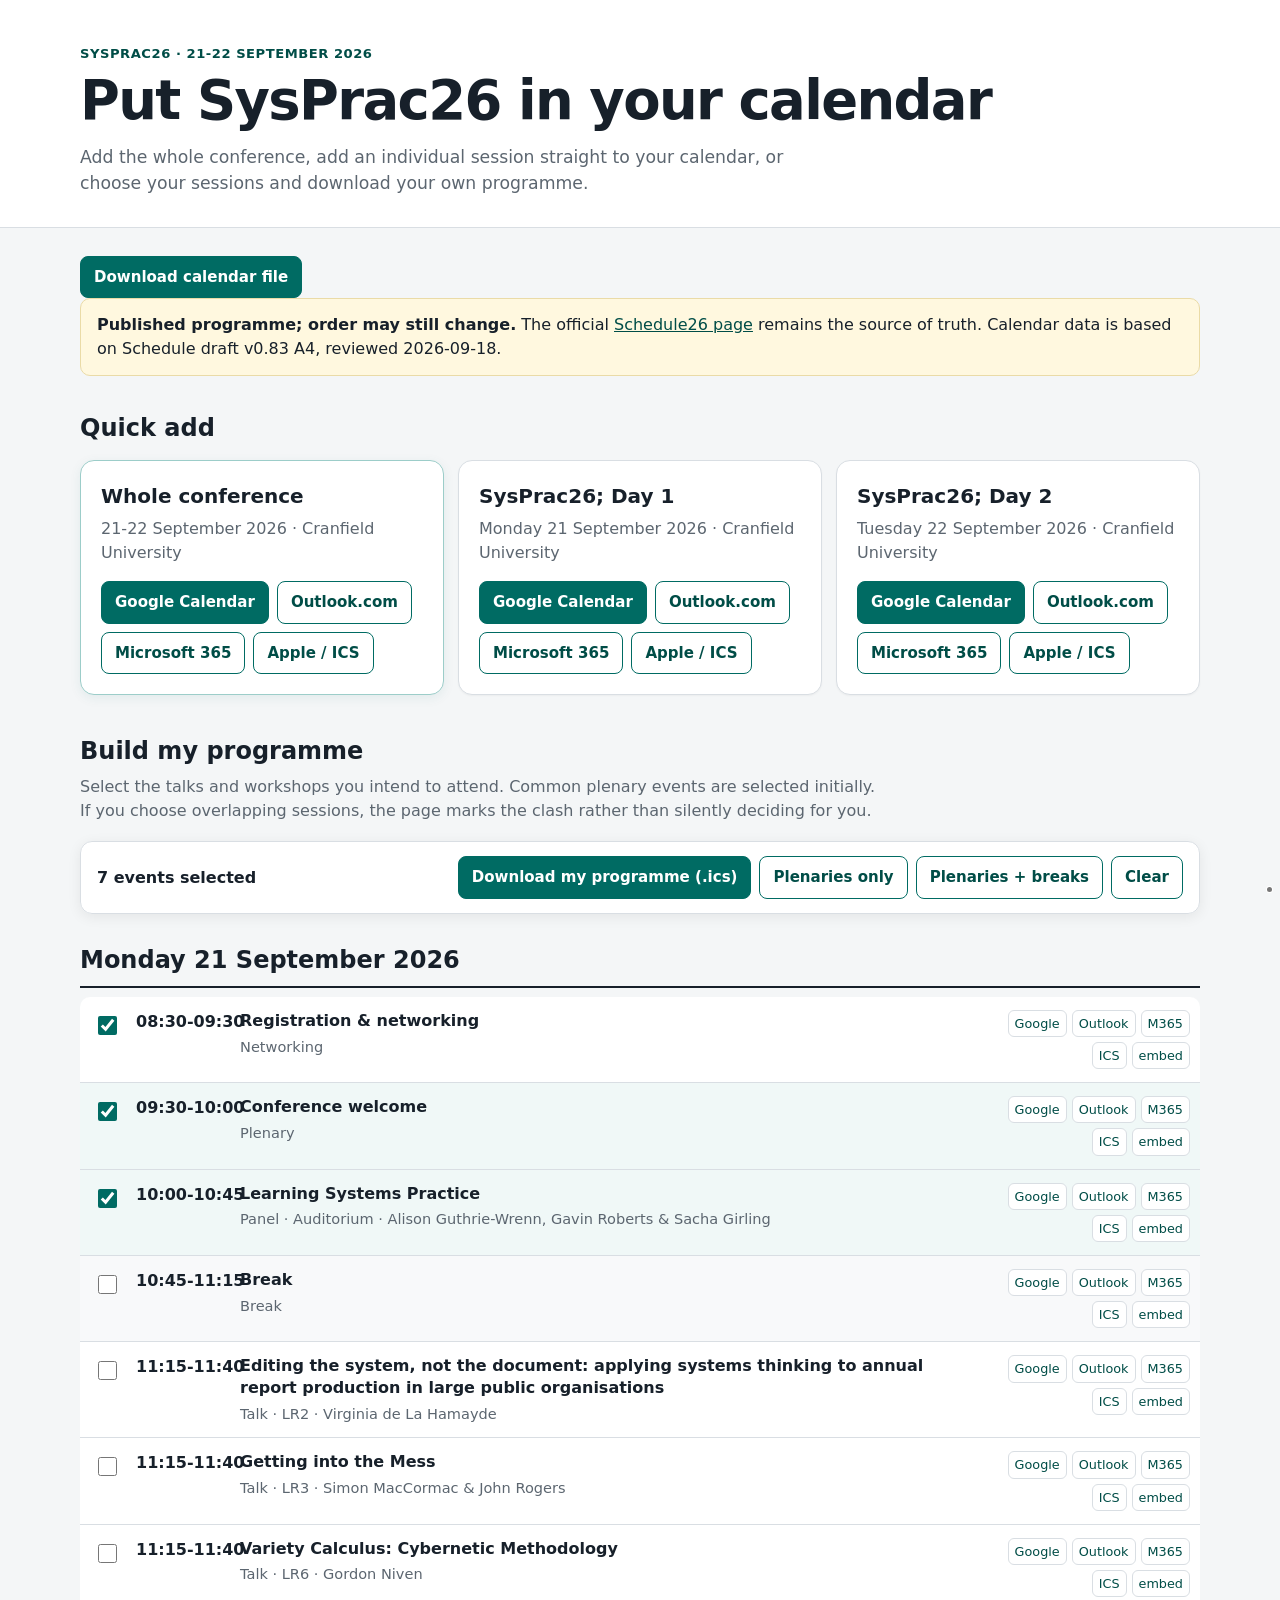
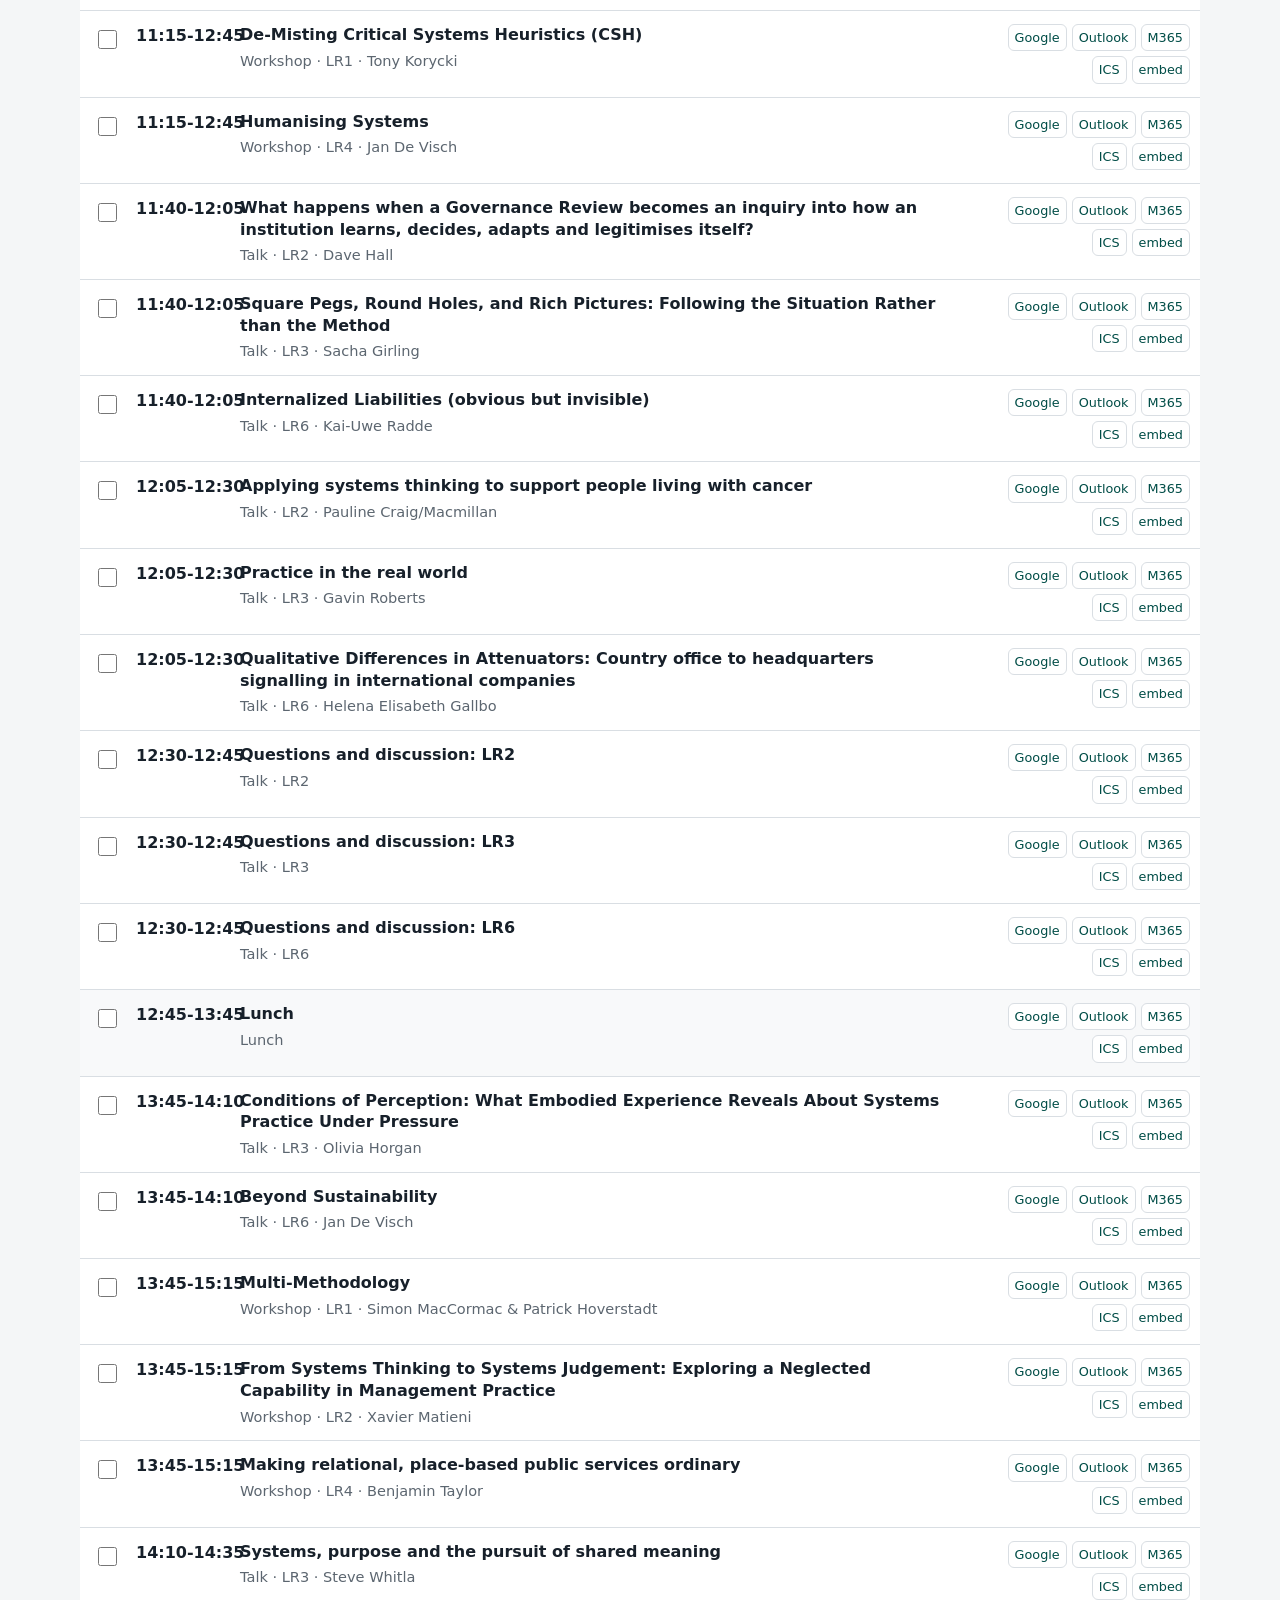
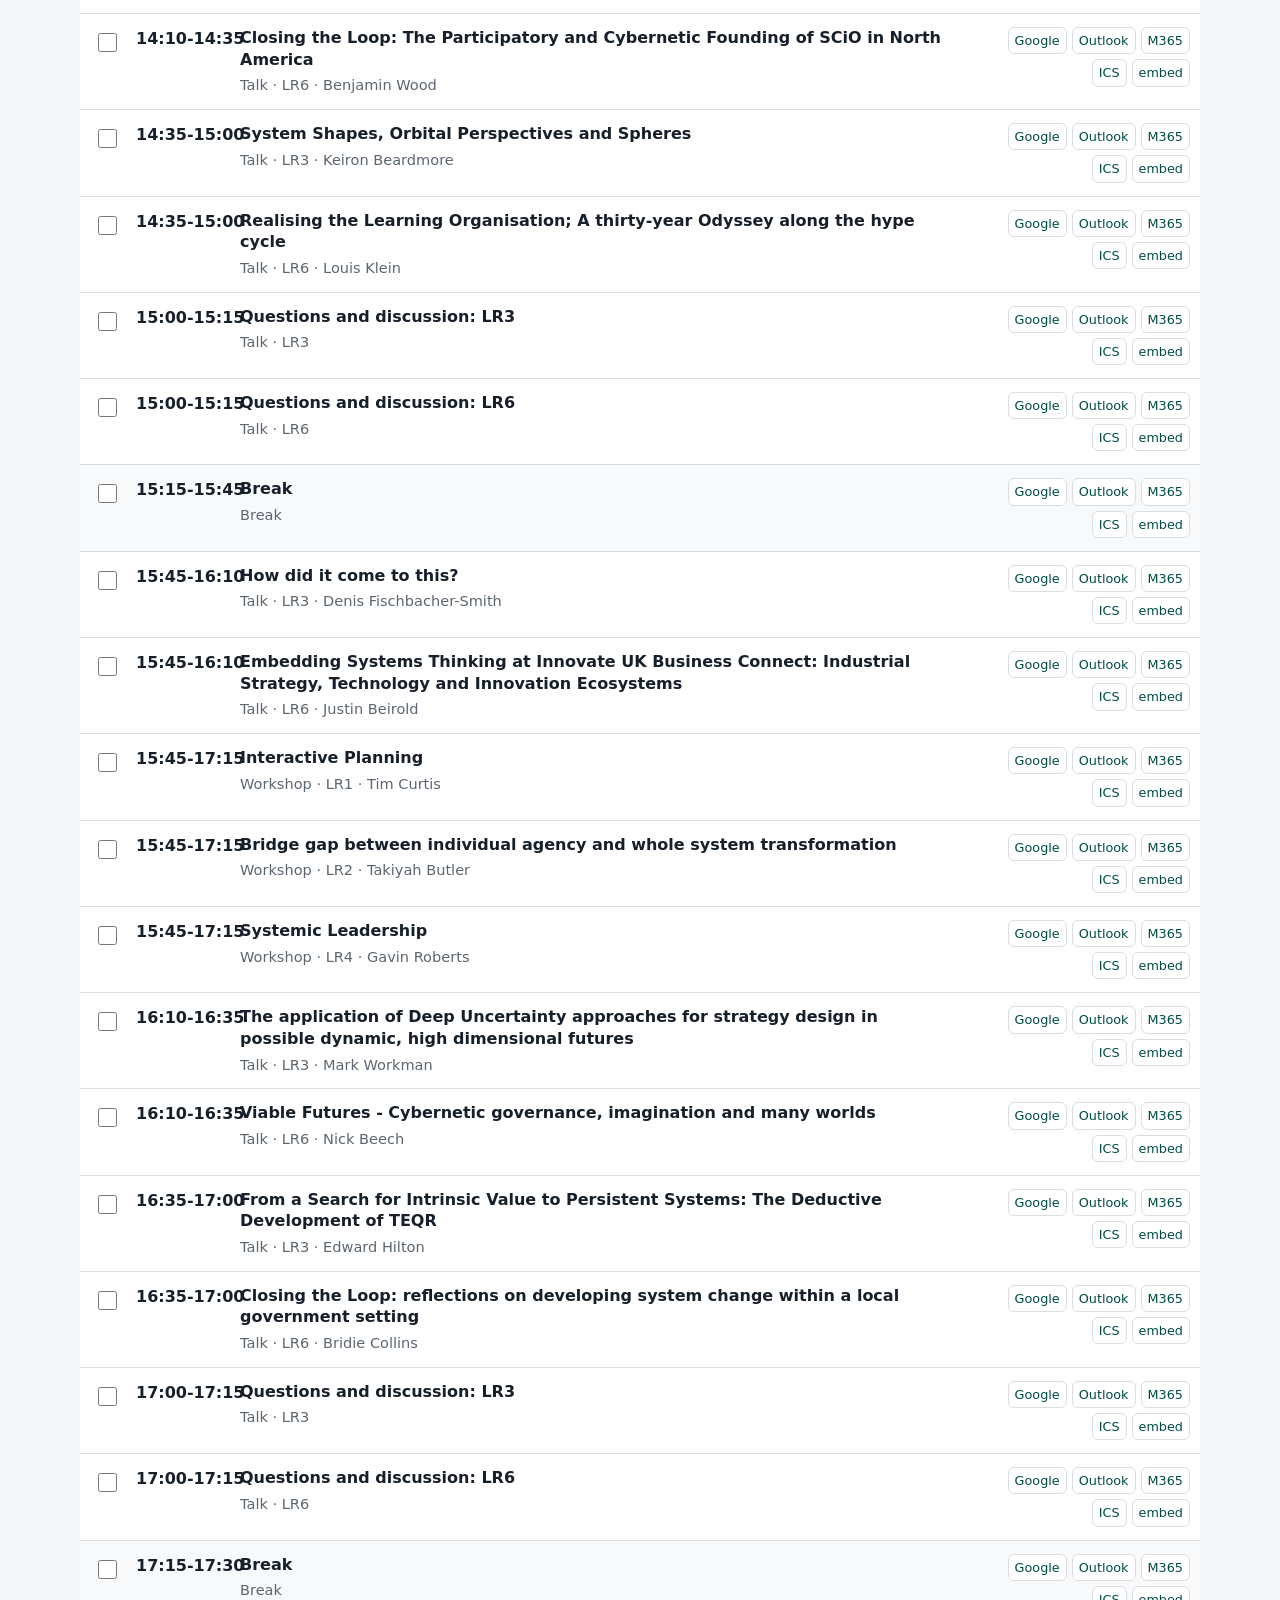
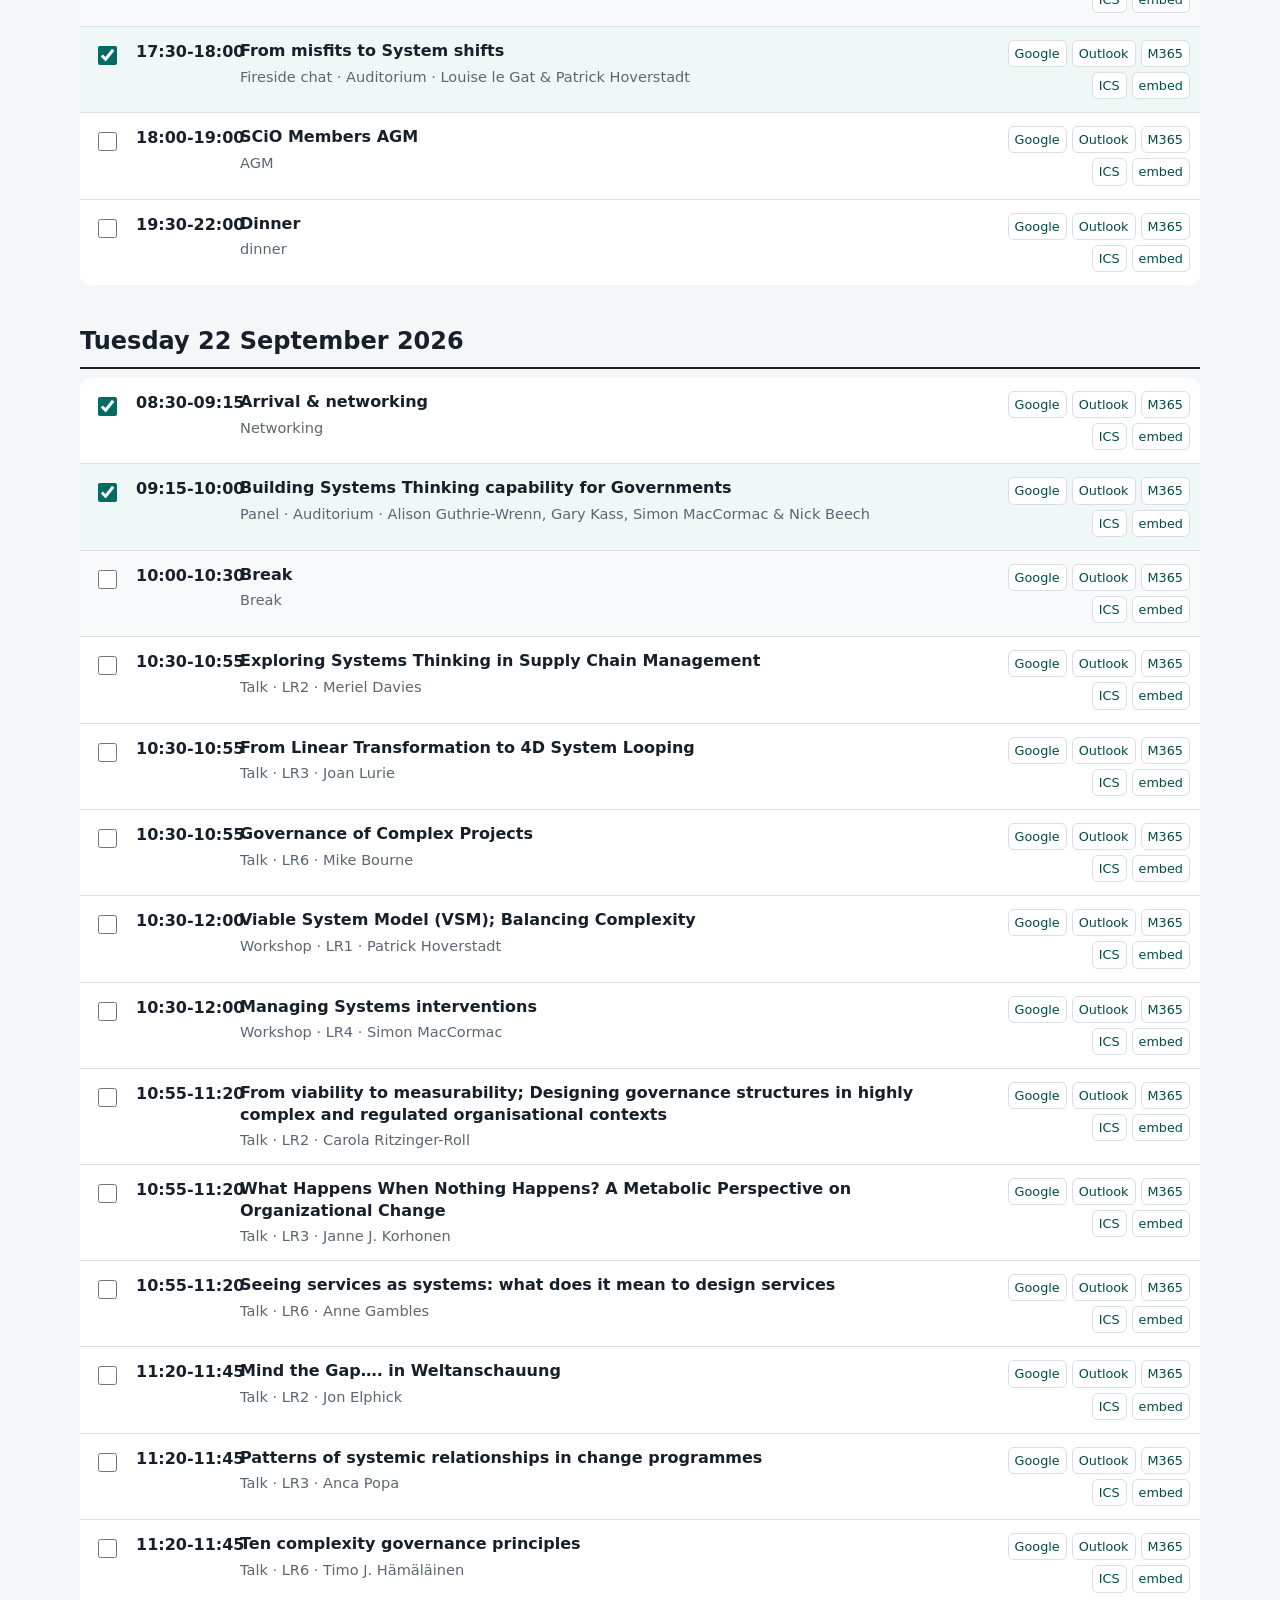
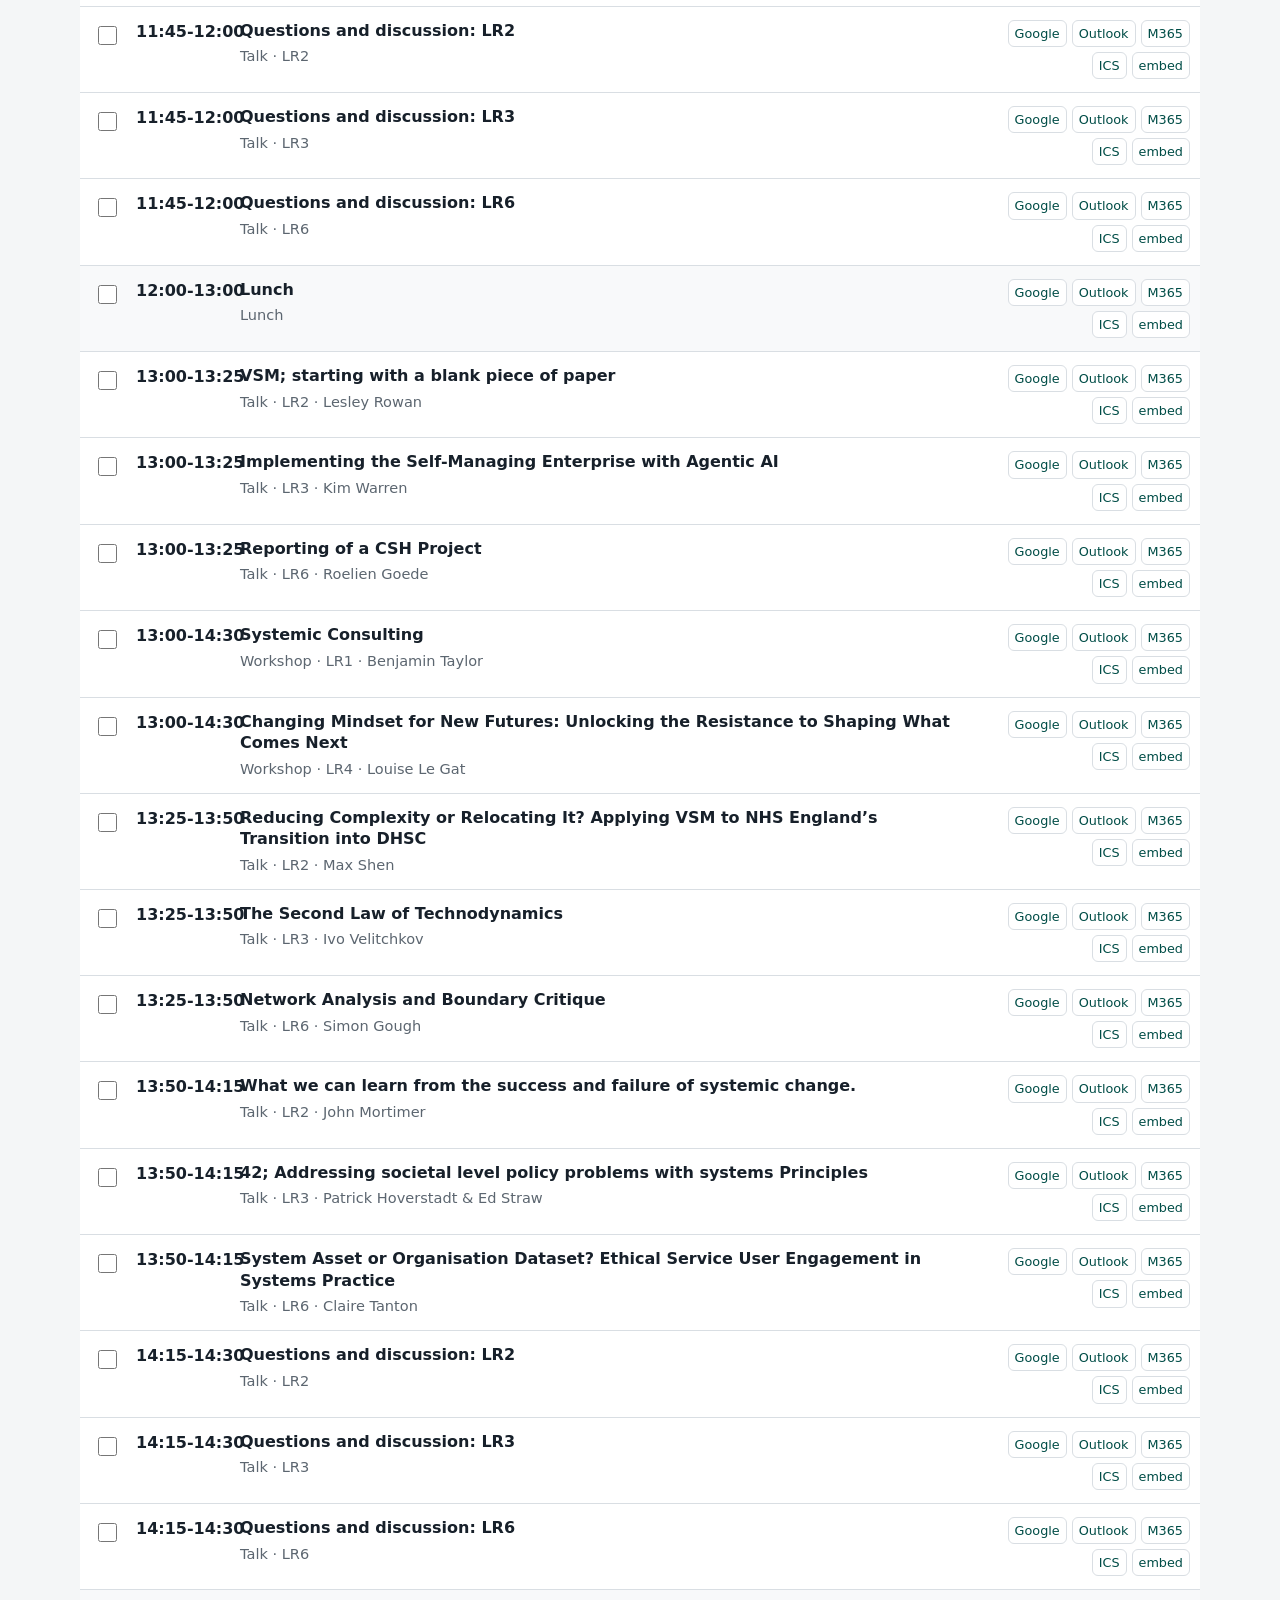
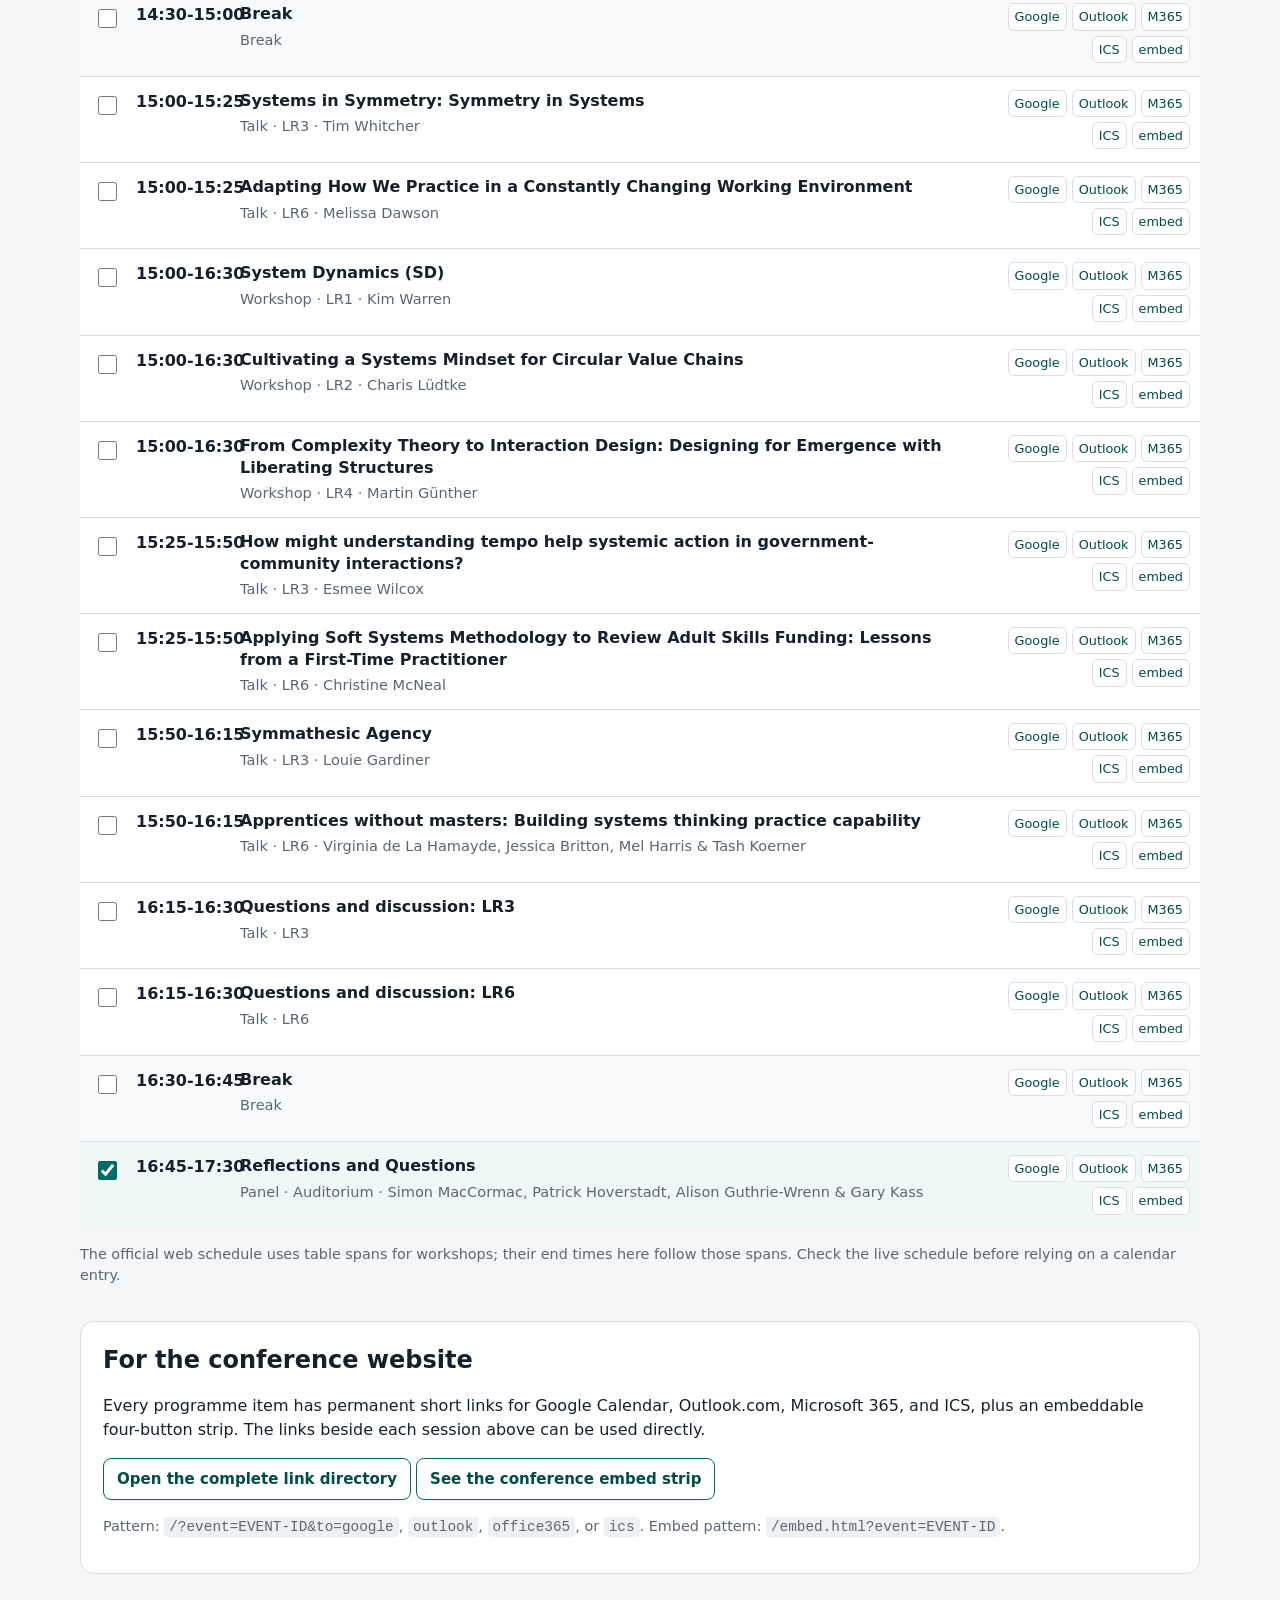
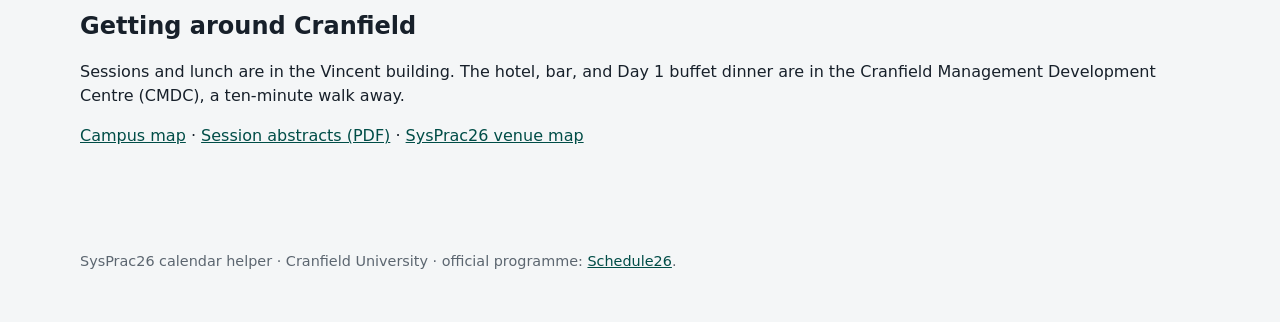
<file: index.html>
<!doctype html>
<html lang="en-GB">
<head>
  <meta charset="utf-8">
  <meta name="viewport" content="width=device-width, initial-scale=1">
  <meta name="description" content="Build your SysPrac26 programme and add individual sessions to Google Calendar, Outlook, Microsoft 365 or Apple Calendar.">
  <title>SysPrac26; add to calendar</title>
  <link rel="stylesheet" href="styles.css">
  <script defer src="data.js"></script>
  <script defer src="extras.js"></script>
  <script defer src="app.js"></script>
</head>
<body>
  <header>
    <div class="wrap">
      <p class="kicker">SysPrac26 · 21-22 September 2026</p>
      <h1>Put SysPrac26 in your calendar</h1>
      <p class="lede">Add the whole conference, add an individual session straight to your calendar, or choose your sessions and download your own programme.</p>
    </div>
  </header>

  <main class="wrap">
    <div id="app-error" class="notice error" hidden></div>
    <button id="download-fallback" class="button primary" type="button" hidden>Download calendar file</button>

    <div class="notice">
      <p><strong>Published programme; order may still change.</strong> The official <a href="https://www.systemspractice.org/Schedule26">Schedule26 page</a> remains the source of truth. Calendar data is based on <span data-source-version>Schedule draft v0.83 A4</span>, reviewed <span data-last-reviewed>2026-09-18</span>.</p>
    </div>

    <section aria-labelledby="quick-add-heading">
      <h2 id="quick-add-heading">Quick add</h2>
      <div id="overview-events" class="event-grid"></div>
    </section>

    <section class="builder" aria-labelledby="builder-heading">
      <div class="builder-intro">
        <h2 id="builder-heading">Build my programme</h2>
        <p>Select the talks and workshops you intend to attend. Common plenary events are selected initially. If you choose overlapping sessions, the page marks the clash rather than silently deciding for you.</p>
      </div>

      <div class="builder-controls" aria-live="polite">
        <div>
          <strong id="selection-count">0 events selected</strong>
          <p id="conflict-warning" class="conflict-warning" hidden></p>
        </div>
        <div class="actions compact-actions">
          <button id="download-selected" class="button primary" type="button">Download my programme (.ics)</button>
          <button id="select-defaults" class="button" type="button">Plenaries only</button>
          <button id="select-breaks" class="button" type="button">Plenaries + breaks</button>
          <button id="clear-selection" class="button" type="button">Clear</button>
        </div>
      </div>

      <div id="programme"></div>
      <p class="small workshop-note">The official web schedule uses table spans for workshops; their end times here follow those spans. Check the live schedule before relying on a calendar entry.</p>
    </section>

    <section class="direct-links">
      <h2>For the conference website</h2>
      <p>Every programme item has permanent short links for Google Calendar, Outlook.com, Microsoft 365, and ICS, plus an embeddable four-button strip. The links beside each session above can be used directly.</p>
      <p><a class="button" href="links.html">Open the complete link directory</a> <a class="button" href="embed.html">See the conference embed strip</a></p>
      <p class="small">Pattern: <code>/?event=EVENT-ID&amp;to=google</code>, <code>outlook</code>, <code>office365</code>, or <code>ics</code>. Embed pattern: <code>/embed.html?event=EVENT-ID</code>.</p>
    </section>
  <section class="venue-notes"><h2>Getting around Cranfield</h2><p>Sessions and lunch are in the Vincent building. The hotel, bar, and Day 1 buffet dinner are in the Cranfield Management Development Centre (CMDC), a ten-minute walk away.</p><p><a href="https://www.systemspractice.org/sites/default/files/2026-09/Cranfield-University-campus-map-2024.pdf">Campus map</a> · <a href="https://www.systemspractice.org/sites/default/files/2026-09/SysPrac26%20abstracts.pdf">Session abstracts (PDF)</a> · <a href="https://www.systemspractice.org/sites/default/files/2026-09/SysPrac26%20map%20v0.2.pdf">SysPrac26 venue map</a></p></section></main>

  <footer>
    <div class="wrap">
      <p>SysPrac26 calendar helper · Cranfield University · official programme: <a href="https://www.systemspractice.org/Schedule26">Schedule26</a>.</p>
    </div>
  </footer>
</body>
</html>
</file>
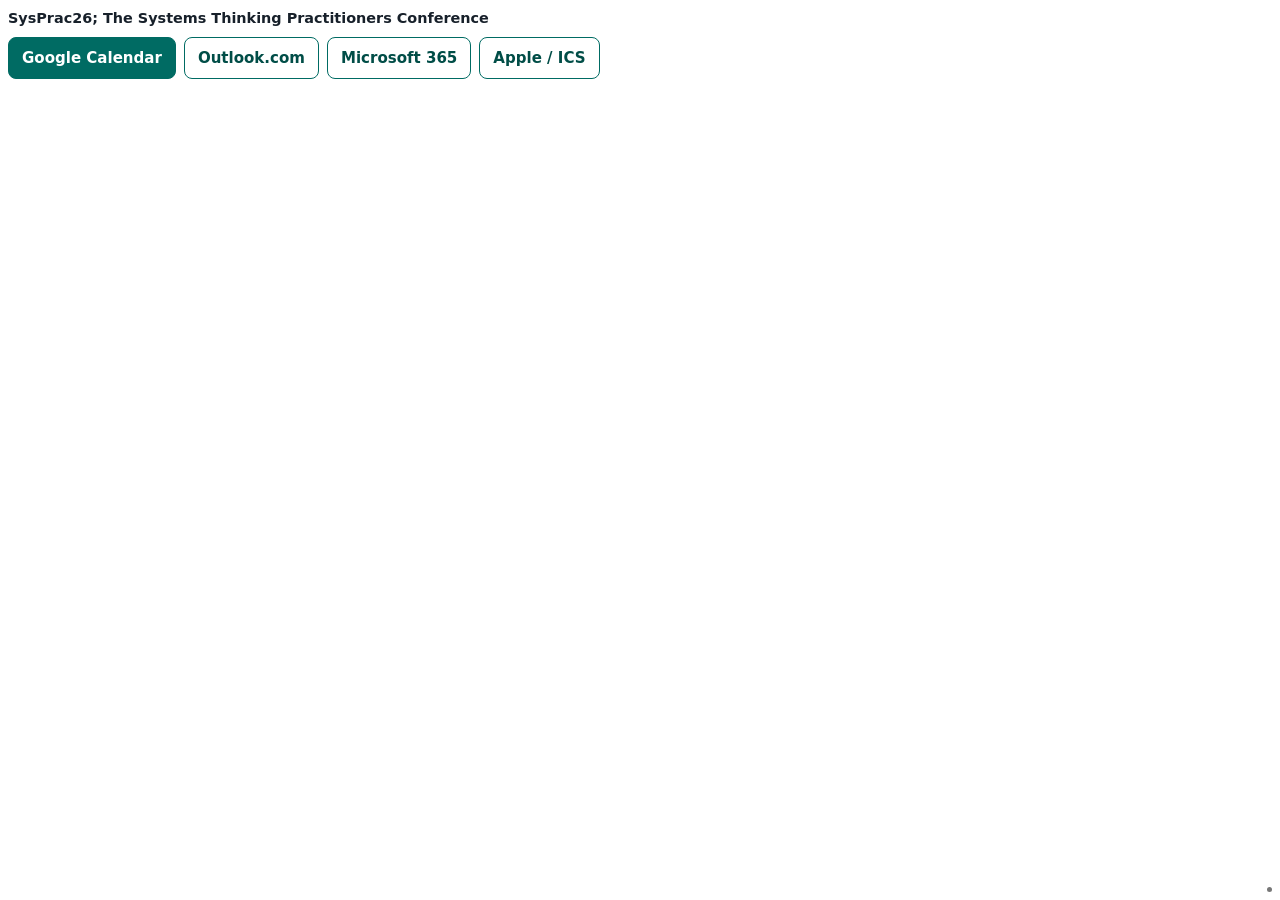
<file: embed.html>
<!doctype html>
<html lang="en-GB">
<head>
  <meta charset="utf-8">
  <meta name="viewport" content="width=device-width, initial-scale=1">
  <title>SysPrac26 calendar links</title>
  <link rel="stylesheet" href="styles.css">
  <script defer src="data.js"></script>
  <script defer src="extras.js"></script>
  <script defer src="app.js"></script>
</head>
<body class="embed-body">
  <div class="embed-shell" aria-label="Add SysPrac26 event to calendar">
    <p id="embed-title" class="embed-title">SysPrac26</p>
    <div id="embed-actions" class="embed-box"></div>
  </div>
  <div id="app-error" class="notice error" hidden></div>
</body>
</html>
</file>
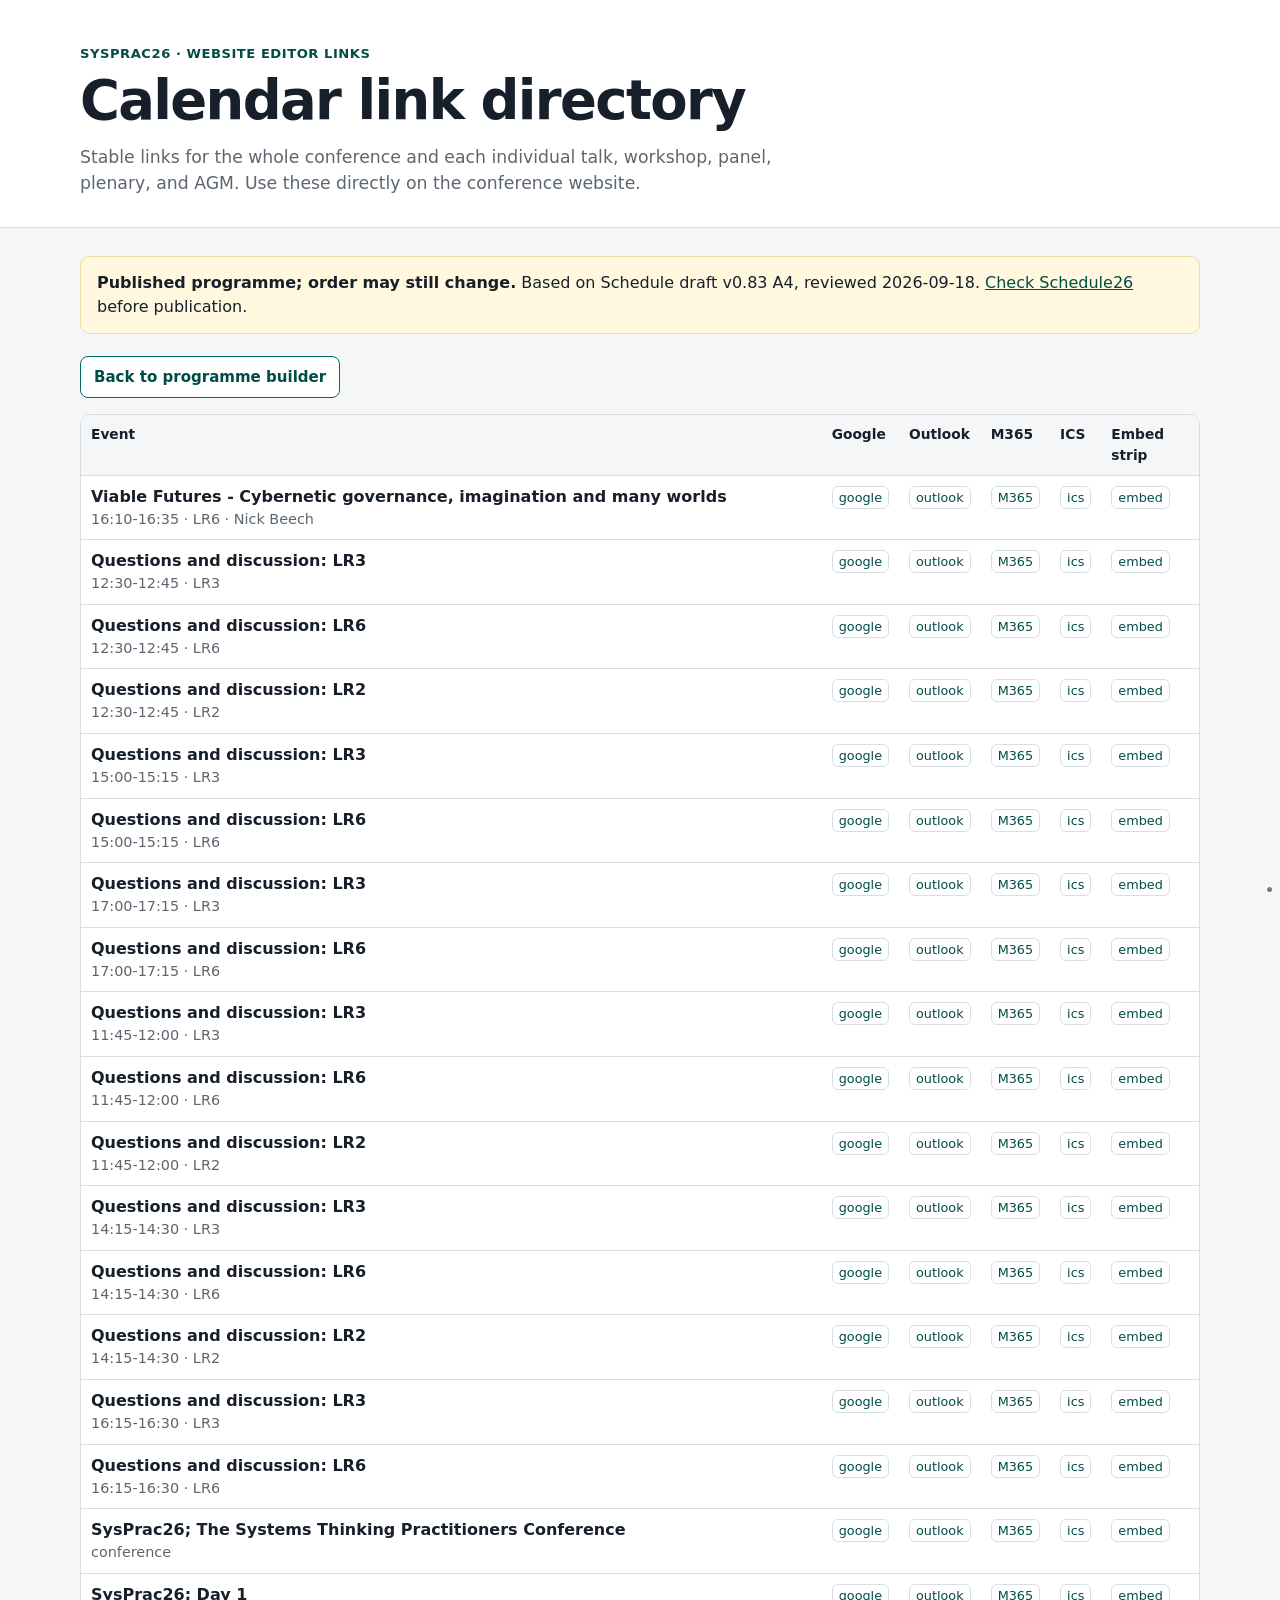
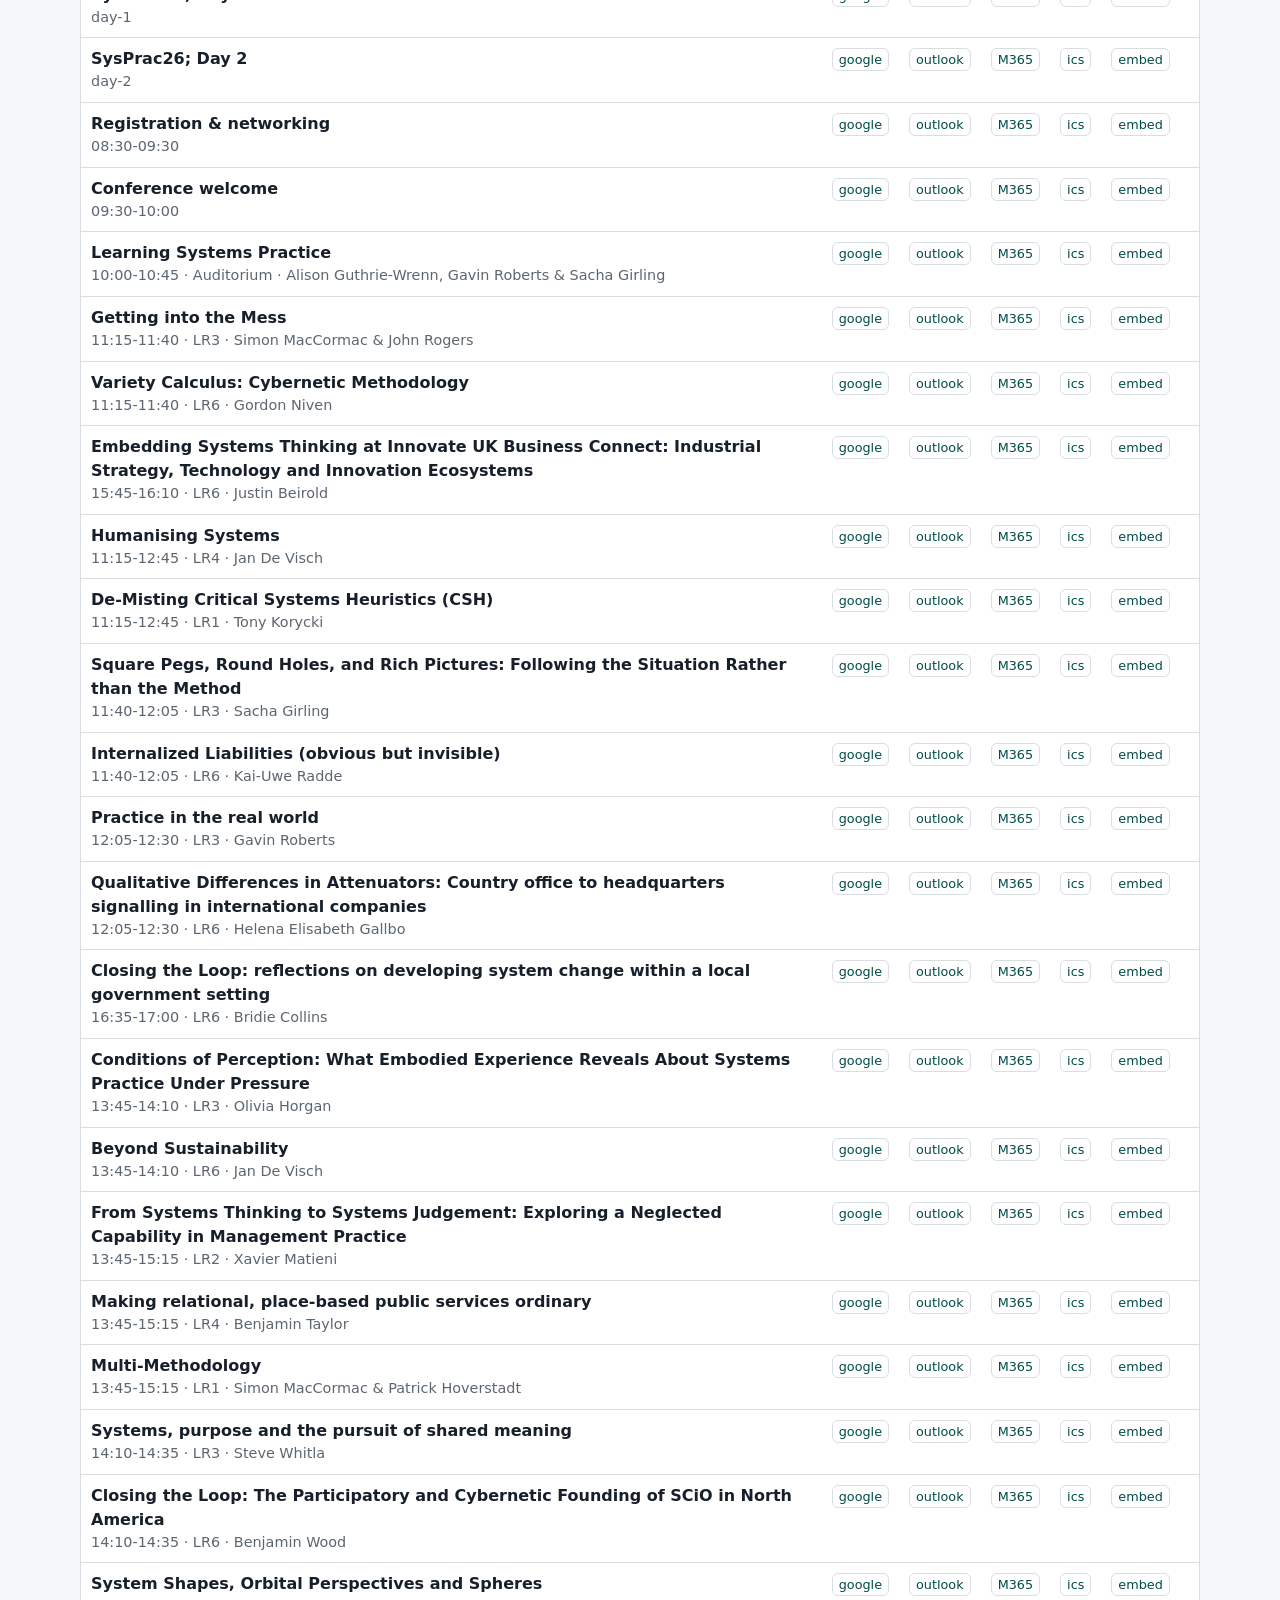
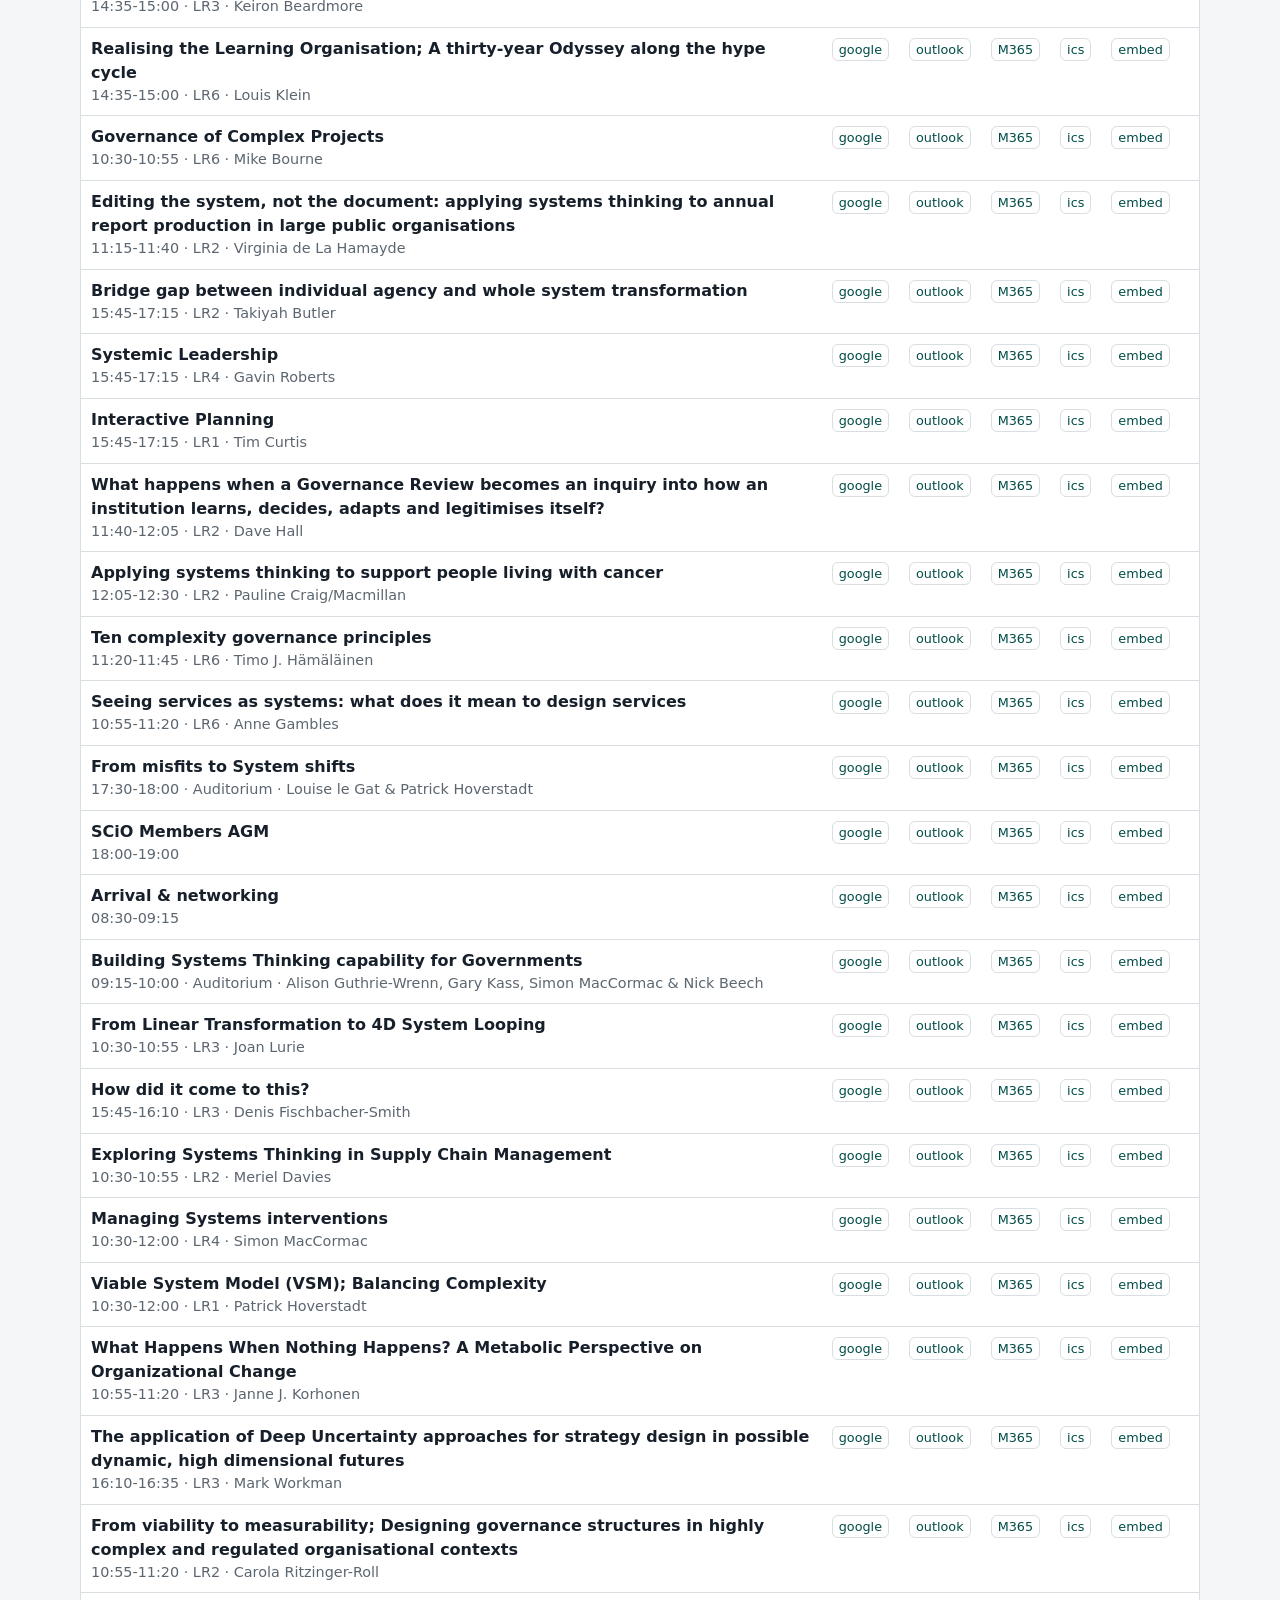
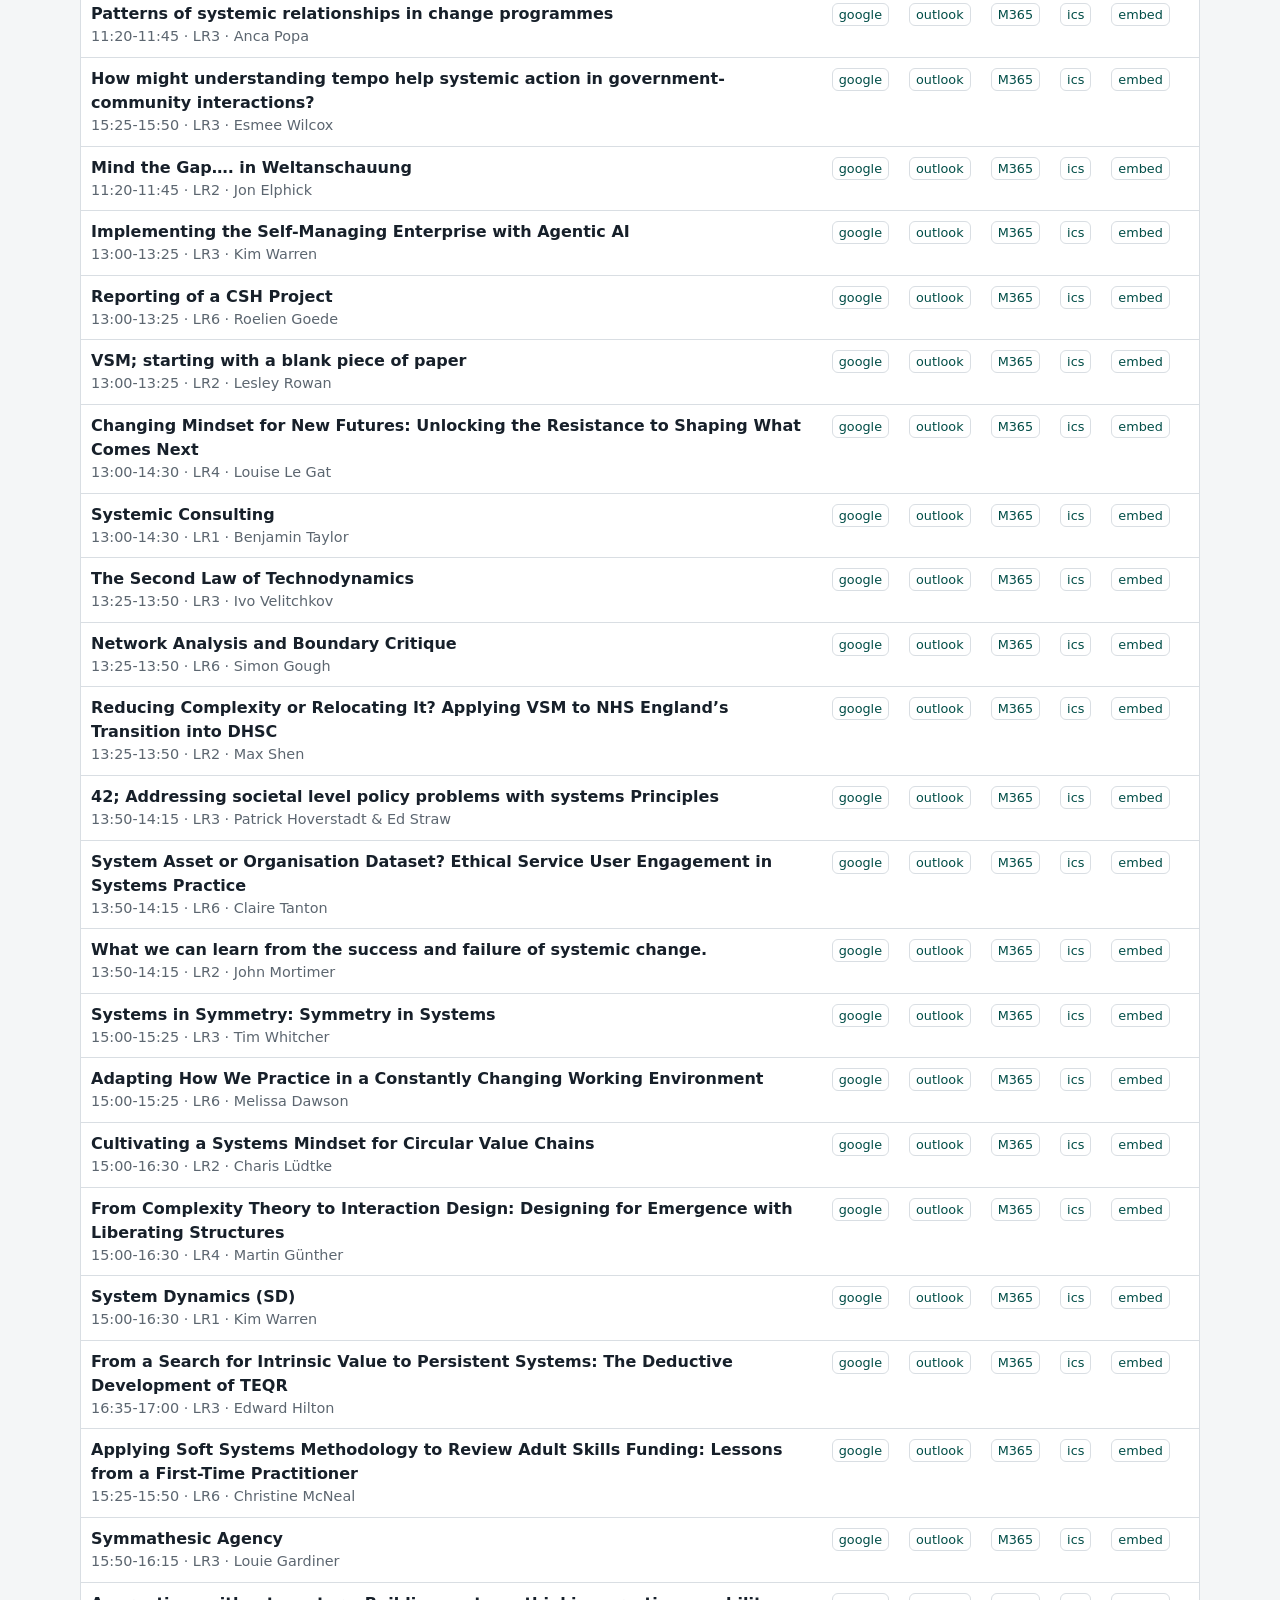
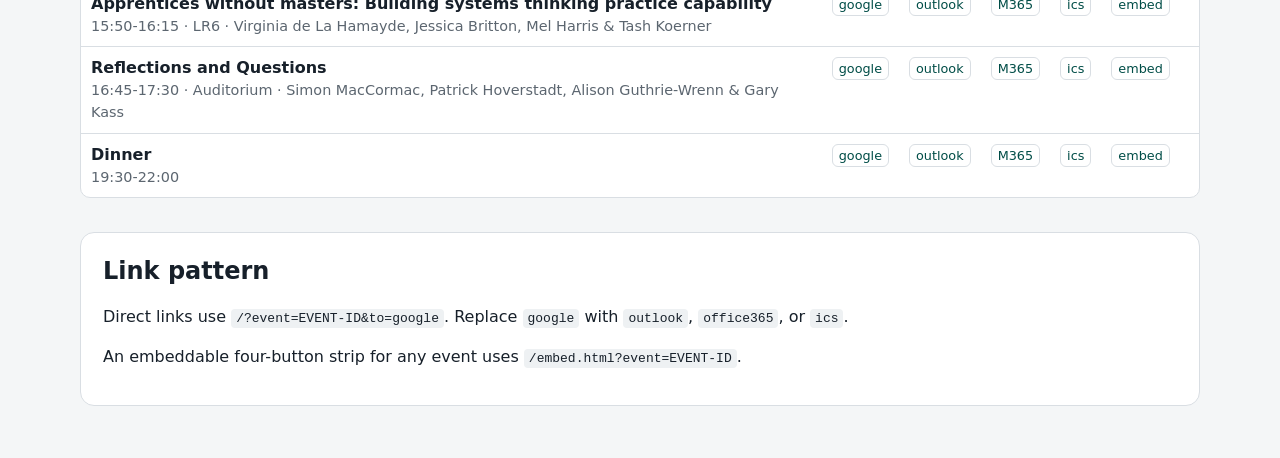
<file: links.html>
<!doctype html>
<html lang="en-GB">
<head>
  <meta charset="utf-8">
  <meta name="viewport" content="width=device-width, initial-scale=1">
  <meta name="description" content="Stable embeddable calendar links for every SysPrac26 programme item.">
  <title>SysPrac26 - calendar link directory</title>
  <link rel="stylesheet" href="styles.css">
  <script defer src="data.js"></script>
  <script defer src="extras.js"></script>
  <script defer src="app.js"></script>
</head>
<body>
  <header>
    <div class="wrap">
      <p class="kicker">SysPrac26 · website editor links</p>
      <h1>Calendar link directory</h1>
      <p class="lede">Stable links for the whole conference and each individual talk, workshop, panel, plenary, and AGM. Use these directly on the conference website.</p>
    </div>
  </header>

  <main class="wrap">
    <div id="app-error" class="notice error" hidden></div>
    <div class="notice">
      <p><strong>Published programme; order may still change.</strong> Based on <span data-source-version>Schedule draft v0.83 A4</span>, reviewed <span data-last-reviewed>2026-09-18</span>. <a href="https://www.systemspractice.org/Schedule26">Check Schedule26</a> before publication.</p>
    </div>

    <p><a class="button" href="./">Back to programme builder</a></p>

    <div class="link-table-wrap">
      <table class="link-table">
        <thead>
          <tr>
            <th>Event</th>
            <th>Google</th>
            <th>Outlook</th>
            <th>M365</th>
            <th>ICS</th>
            <th>Embed strip</th>
          </tr>
        </thead>
        <tbody id="link-directory"></tbody>
      </table>
    </div>

    <section class="direct-links">
      <h2>Link pattern</h2>
      <p>Direct links use <code>/?event=EVENT-ID&amp;to=google</code>. Replace <code>google</code> with <code>outlook</code>, <code>office365</code>, or <code>ics</code>.</p>
      <p>An embeddable four-button strip for any event uses <code>/embed.html?event=EVENT-ID</code>.</p>
    </section>
  </main>
</body>
</html>
</file>
<file: styles.css>
:root {
  color-scheme: light;
  --ink: #17202a;
  --muted: #5c6670;
  --line: #d9dee3;
  --paper: #ffffff;
  --wash: #f4f6f7;
  --accent: #006b63;
  --accent-dark: #004d47;
  --focus: #ffbf47;
  --clash: #b42318;
  --clash-wash: #fff1f0;
  font-family: Inter, ui-sans-serif, system-ui, -apple-system, BlinkMacSystemFont, "Segoe UI", sans-serif;
}

* { box-sizing: border-box; }

body {
  margin: 0;
  background: var(--wash);
  color: var(--ink);
  line-height: 1.5;
}

a { color: var(--accent-dark); }

a:focus-visible,
button:focus-visible,
input:focus-visible {
  outline: 3px solid var(--focus);
  outline-offset: 3px;
}

.wrap {
  width: min(1120px, calc(100% - 32px));
  margin: 0 auto;
}

header {
  background: var(--paper);
  border-bottom: 1px solid var(--line);
  padding: 44px 0 30px;
}

.kicker {
  margin: 0 0 8px;
  color: var(--accent-dark);
  font-weight: 700;
  letter-spacing: .04em;
  text-transform: uppercase;
  font-size: .82rem;
}

h1 {
  margin: 0;
  font-size: clamp(2rem, 5vw, 3.4rem);
  line-height: 1.05;
  letter-spacing: -.03em;
}

h2 { margin: 34px 0 14px; }

.lede {
  margin: 16px 0 0;
  max-width: 760px;
  color: var(--muted);
  font-size: 1.08rem;
}

main { padding: 28px 0 52px; }

.notice {
  background: #fff8df;
  border: 1px solid #eadba7;
  border-radius: 10px;
  padding: 14px 16px;
  margin-bottom: 22px;
}

.notice.error {
  background: var(--clash-wash);
  border-color: #f3b5b0;
  color: #7a271a;
}

.notice p { margin: 0; }

.event-grid {
  display: grid;
  grid-template-columns: repeat(auto-fit, minmax(260px, 1fr));
  gap: 14px;
}

.event-card {
  background: var(--paper);
  border: 1px solid var(--line);
  border-radius: 14px;
  padding: 20px;
  box-shadow: 0 1px 2px rgba(0,0,0,.04);
}

.event-card.primary {
  border-color: #9ccdc9;
  box-shadow: 0 3px 12px rgba(0, 107, 99, .08);
}

.event-card h2 {
  margin: 0 0 6px;
  font-size: 1.25rem;
}

.meta {
  margin: 0 0 16px;
  color: var(--muted);
}

.actions {
  display: flex;
  flex-wrap: wrap;
  gap: 8px;
}

.button {
  display: inline-block;
  border: 1px solid var(--accent);
  border-radius: 8px;
  padding: 9px 13px;
  background: var(--paper);
  color: var(--accent-dark);
  text-decoration: none;
  font: inherit;
  font-weight: 650;
  font-size: .94rem;
  cursor: pointer;
}

.button:hover { background: #edf8f7; }
.button:disabled { opacity: .45; cursor: default; }
.button.primary { background: var(--accent); color: #fff; }
.button.primary:hover:not(:disabled) { background: var(--accent-dark); }

.builder { margin-top: 38px; }
.builder-intro { max-width: 800px; }
.builder-intro h2 { margin-bottom: 6px; }
.builder-intro p { margin-top: 0; color: var(--muted); }

.builder-controls {
  position: sticky;
  top: 0;
  z-index: 5;
  display: flex;
  justify-content: space-between;
  gap: 20px;
  align-items: center;
  margin: 18px 0;
  padding: 14px 16px;
  background: rgba(255,255,255,.97);
  border: 1px solid var(--line);
  border-radius: 12px;
  box-shadow: 0 3px 14px rgba(0,0,0,.07);
}

.builder-controls p { margin: 5px 0 0; }
.compact-actions { justify-content: flex-end; }
.conflict-warning { color: var(--clash); max-width: 570px; font-size: .91rem; }

.programme-day {
  margin: 28px 0 38px;
}

.programme-day > h2 {
  margin: 0 0 9px;
  padding-bottom: 8px;
  border-bottom: 2px solid var(--ink);
}

.programme-item {
  display: grid;
  grid-template-columns: 34px 92px minmax(250px, 1fr) auto;
  gap: 12px;
  align-items: start;
  padding: 13px 10px;
  background: var(--paper);
  border-bottom: 1px solid var(--line);
}

.programme-item:first-of-type { border-radius: 10px 10px 0 0; }
.programme-item:last-child { border-radius: 0 0 10px 10px; border-bottom: 0; }
.programme-item.has-conflict { background: var(--clash-wash); box-shadow: inset 4px 0 0 var(--clash); }
.programme-item.kind-break,
.programme-item.kind-lunch { background: #f8f9fa; }
.programme-item.kind-panel,
.programme-item.kind-plenary,
.programme-item.kind-fireside { background: #f0f8f7; }

.event-select { padding-top: 3px; text-align: center; }
.event-select input { width: 19px; height: 19px; accent-color: var(--accent); cursor: pointer; }
.event-time { font-variant-numeric: tabular-nums; font-weight: 700; white-space: nowrap; }
.event-body h3 { margin: 0; font-size: 1rem; line-height: 1.35; }
.event-details { margin: 4px 0 0; color: var(--muted); font-size: .91rem; }
.event-links { display: flex; flex-wrap: wrap; gap: 5px; justify-content: flex-end; max-width: 220px; }
.mini-link { font-size: .8rem; border: 1px solid var(--line); border-radius: 6px; padding: 3px 6px; text-decoration: none; background: #fff; white-space: nowrap; }
.mini-link:hover { border-color: var(--accent); background: #edf8f7; }

.small { color: var(--muted); font-size: .9rem; }
.workshop-note { margin-top: -22px; }

.direct-links {
  margin-top: 34px;
  background: var(--paper);
  border: 1px solid var(--line);
  border-radius: 14px;
  padding: 20px 22px;
}

.direct-links h2 { margin-top: 0; }

code {
  background: #eef1f3;
  border-radius: 4px;
  padding: 2px 5px;
  overflow-wrap: anywhere;
}

.link-table-wrap { overflow-x: auto; background: var(--paper); border: 1px solid var(--line); border-radius: 10px; }
.link-table { width: 100%; border-collapse: collapse; }
.link-table th, .link-table td { padding: 9px 10px; text-align: left; vertical-align: top; border-bottom: 1px solid var(--line); }
.link-table th { background: #f4f6f7; font-size: .86rem; }
.link-table tr:last-child td { border-bottom: 0; }

footer {
  padding: 20px 0 36px;
  color: var(--muted);
  font-size: .9rem;
}

.embed-body { background: transparent; padding: 8px; }
.embed-shell { display: flex; flex-direction: column; gap: 7px; }
.embed-title { font-size: .9rem; font-weight: 700; margin: 0; }
.embed-box { display: flex; flex-wrap: wrap; gap: 8px; align-items: center; }

.sr-only {
  position: absolute;
  width: 1px;
  height: 1px;
  padding: 0;
  margin: -1px;
  overflow: hidden;
  clip: rect(0, 0, 0, 0);
  white-space: nowrap;
  border: 0;
}

@media (max-width: 820px) {
  .builder-controls { position: static; flex-direction: column; align-items: stretch; }
  .compact-actions { justify-content: flex-start; }
  .programme-item { grid-template-columns: 30px 80px 1fr; }
  .event-links { grid-column: 3; justify-content: flex-start; max-width: none; }
}

@media (max-width: 560px) {
  header { padding-top: 30px; }
  .wrap { width: min(100% - 22px, 1120px); }
  .event-card { padding: 18px; }
  .event-card .button { width: 100%; text-align: center; }
  .programme-item { grid-template-columns: 28px 1fr; gap: 8px 10px; }
  .event-time { grid-column: 2; }
  .event-body { grid-column: 2; }
  .event-links { grid-column: 2; }
  .builder-controls .button { width: 100%; text-align: center; }
  .embed-box .button { width: auto; }
}
</file>
